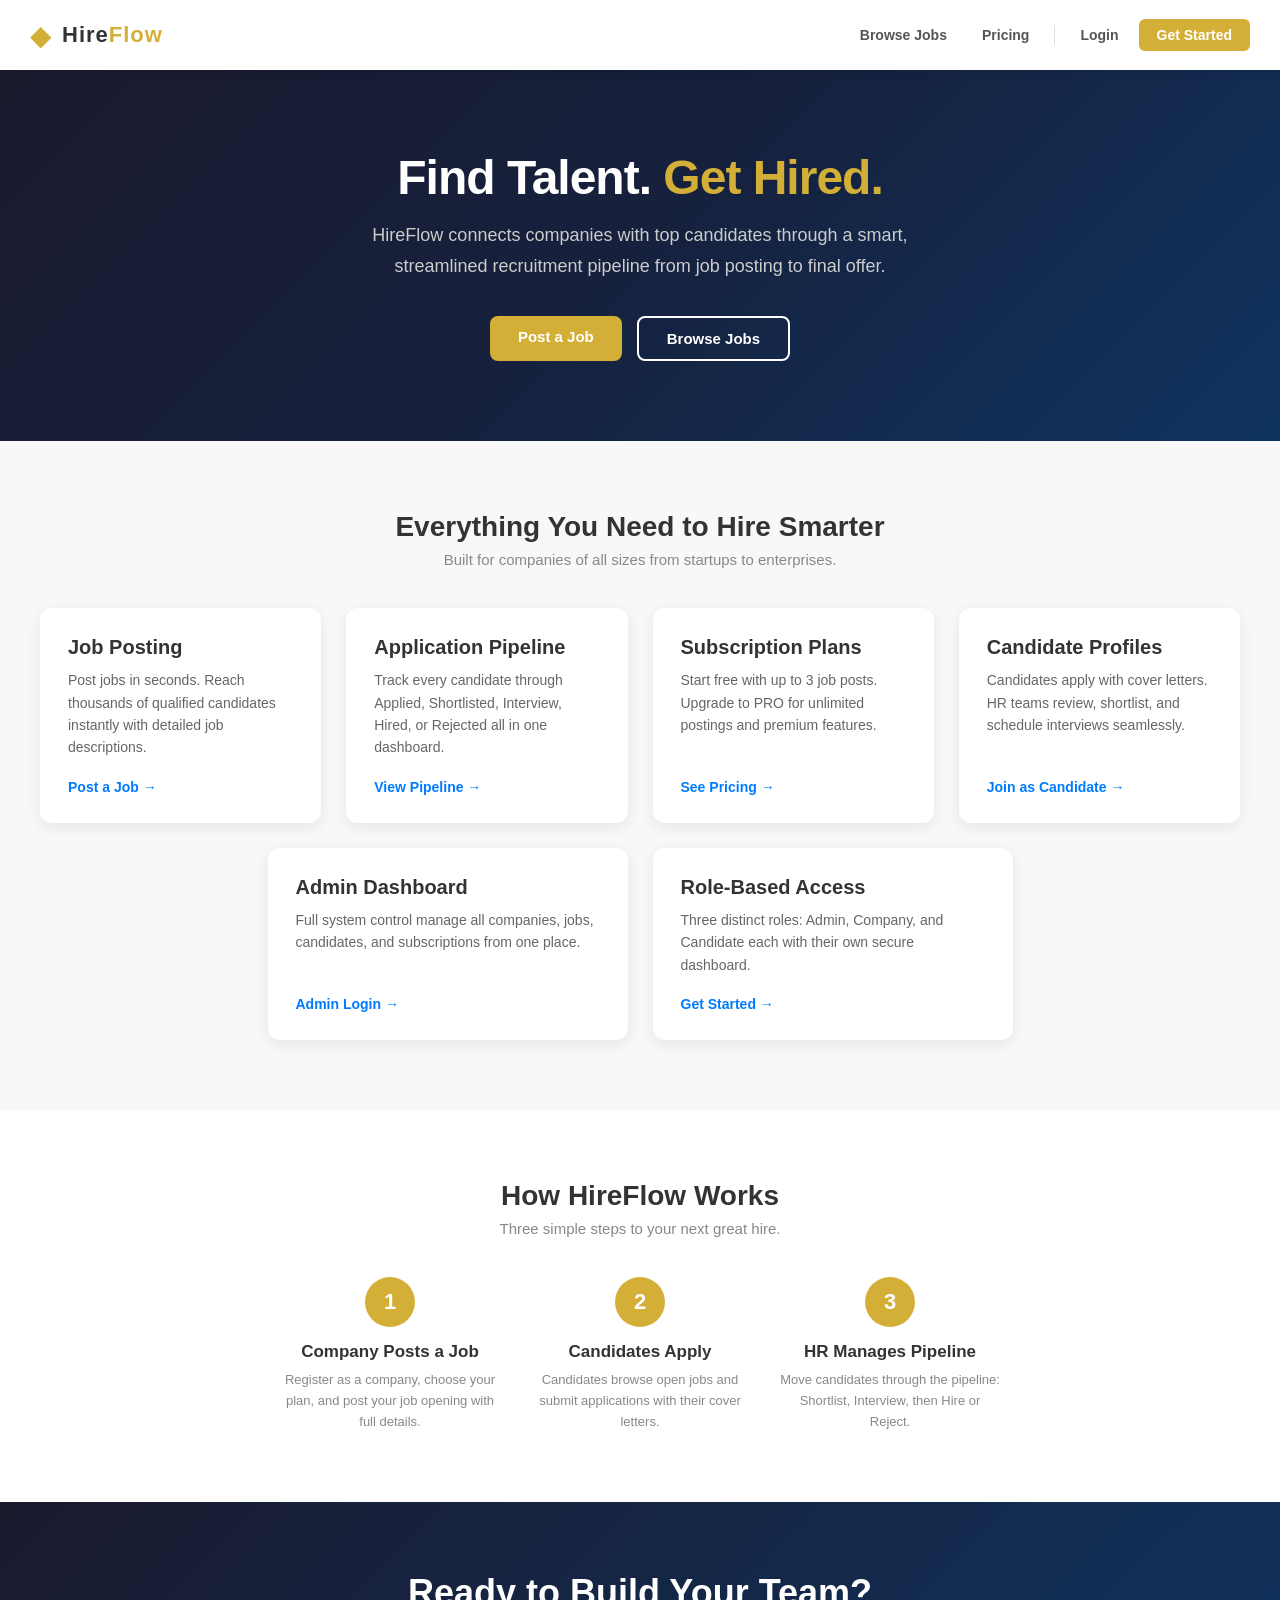
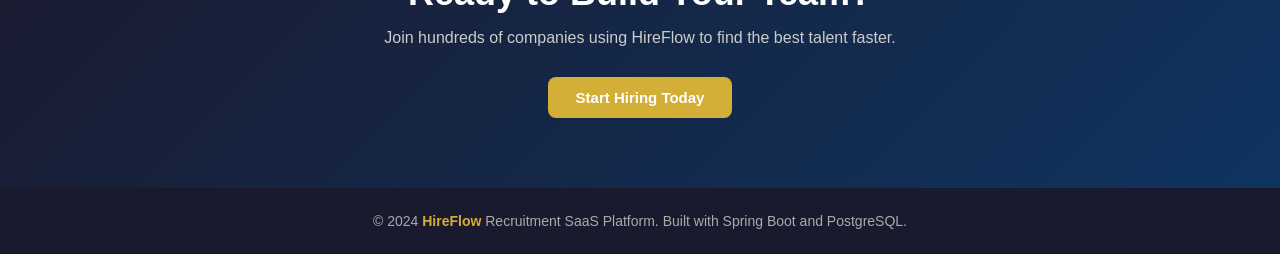
<file: frontend/index.html>
<!DOCTYPE html>
<html lang="en">
<head>
    <meta charset="UTF-8">
    <meta name="viewport" content="width=device-width, initial-scale=1.0">
    <title>HireFlow - Recruitment SaaS Platform</title>
    <link rel="stylesheet" href="css/style.css">
    <style>
        .features-section { padding: 70px 40px; background-color: #f8f8f8; }
        .how-it-works { padding: 70px 40px; background-color: #fff; }
        .how-steps { display: flex; gap: 30px; flex-wrap: wrap; justify-content: center; margin-top: 40px; }
        .step { text-align: center; max-width: 220px; }
        .step-number { width: 50px; height: 50px; background-color: #d4af37; color: #fff; border-radius: 50%; display: flex; align-items: center; justify-content: center; font-size: 22px; font-weight: 800; margin: 0 auto 15px; }
        .step h4 { font-size: 17px; color: #333; margin-bottom: 8px; }
        .step p { font-size: 13px; color: #888; line-height: 1.6; }
        .cta-section { background: linear-gradient(135deg, #1a1a2e, #0f3460); padding: 70px 40px; text-align: center; color: #fff; }
        .cta-section h2 { font-size: 36px; font-weight: 800; margin-bottom: 15px; }
        .cta-section p { font-size: 16px; color: #ccc; margin-bottom: 30px; }
    </style>
</head>
<body>
    <header class="main-header">
        <a href="index.html" class="navbar-brand">
            <span class="brand-icon">&#9670;</span>
            <span class="brand-name">Hire<span>Flow</span></span>
        </a>
        <nav class="navbar-links">
            <a href="pages/jobs.html" class="nav-item">Browse Jobs</a>
            <a href="pages/pricing.html" class="nav-item">Pricing</a>
            <div class="nav-separator"></div>
            <a href="pages/login.html" class="nav-item">Login</a>
            <a href="pages/register.html" class="nav-item btn-nav-primary">Get Started</a>
        </nav>
    </header>
    <section class="hero">
        <h1>Find Talent. <span>Get Hired.</span></h1>
        <p>HireFlow connects companies with top candidates through a smart, streamlined recruitment pipeline from job posting to final offer.</p>
        <div class="hero-buttons">
            <a href="pages/register.html?role=COMPANY" class="btn btn-primary">Post a Job</a>
            <a href="pages/jobs.html" class="btn btn-secondary">Browse Jobs</a>
        </div>
    </section>
    <section class="features-section">
        <div style="text-align:center; margin-bottom: 40px;">
            <h2 class="section-title">Everything You Need to Hire Smarter</h2>
            <p class="section-subtitle">Built for companies of all sizes from startups to enterprises.</p>
        </div>
        <div class="cards-grid" style="justify-content: center;">
            <div class="card">
                <h3>Job Posting</h3>
                <p>Post jobs in seconds. Reach thousands of qualified candidates instantly with detailed job descriptions.</p>
                <a href="pages/register.html?role=COMPANY" class="card-link">Post a Job &rarr;</a>
            </div>
            <div class="card">
                <h3>Application Pipeline</h3>
                <p>Track every candidate through Applied, Shortlisted, Interview, Hired, or Rejected all in one dashboard.</p>
                <a href="pages/login.html" class="card-link">View Pipeline &rarr;</a>
            </div>
            <div class="card">
                <h3>Subscription Plans</h3>
                <p>Start free with up to 3 job posts. Upgrade to PRO for unlimited postings and premium features.</p>
                <a href="pages/pricing.html" class="card-link">See Pricing &rarr;</a>
            </div>
            <div class="card">
                <h3>Candidate Profiles</h3>
                <p>Candidates apply with cover letters. HR teams review, shortlist, and schedule interviews seamlessly.</p>
                <a href="pages/register.html?role=CANDIDATE" class="card-link">Join as Candidate &rarr;</a>
            </div>
            <div class="card">
                <h3>Admin Dashboard</h3>
                <p>Full system control manage all companies, jobs, candidates, and subscriptions from one place.</p>
                <a href="pages/login.html" class="card-link">Admin Login &rarr;</a>
            </div>
            <div class="card">
                <h3>Role-Based Access</h3>
                <p>Three distinct roles: Admin, Company, and Candidate each with their own secure dashboard.</p>
                <a href="pages/register.html" class="card-link">Get Started &rarr;</a>
            </div>
        </div>
    </section>
    <section class="how-it-works">
        <div style="text-align:center;">
            <h2 class="section-title">How HireFlow Works</h2>
            <p class="section-subtitle">Three simple steps to your next great hire.</p>
        </div>
        <div class="how-steps">
            <div class="step">
                <div class="step-number">1</div>
                <h4>Company Posts a Job</h4>
                <p>Register as a company, choose your plan, and post your job opening with full details.</p>
            </div>
            <div class="step">
                <div class="step-number">2</div>
                <h4>Candidates Apply</h4>
                <p>Candidates browse open jobs and submit applications with their cover letters.</p>
            </div>
            <div class="step">
                <div class="step-number">3</div>
                <h4>HR Manages Pipeline</h4>
                <p>Move candidates through the pipeline: Shortlist, Interview, then Hire or Reject.</p>
            </div>
        </div>
    </section>
    <section class="cta-section">
        <h2>Ready to Build Your Team?</h2>
        <p>Join hundreds of companies using HireFlow to find the best talent faster.</p>
        <a href="pages/register.html?role=COMPANY" class="btn btn-primary">Start Hiring Today</a>
    </section>
    <footer>
        <p>&copy; 2024 <span>HireFlow</span> Recruitment SaaS Platform. Built with Spring Boot and PostgreSQL.</p>
    </footer>
</body>
</html>
</file>
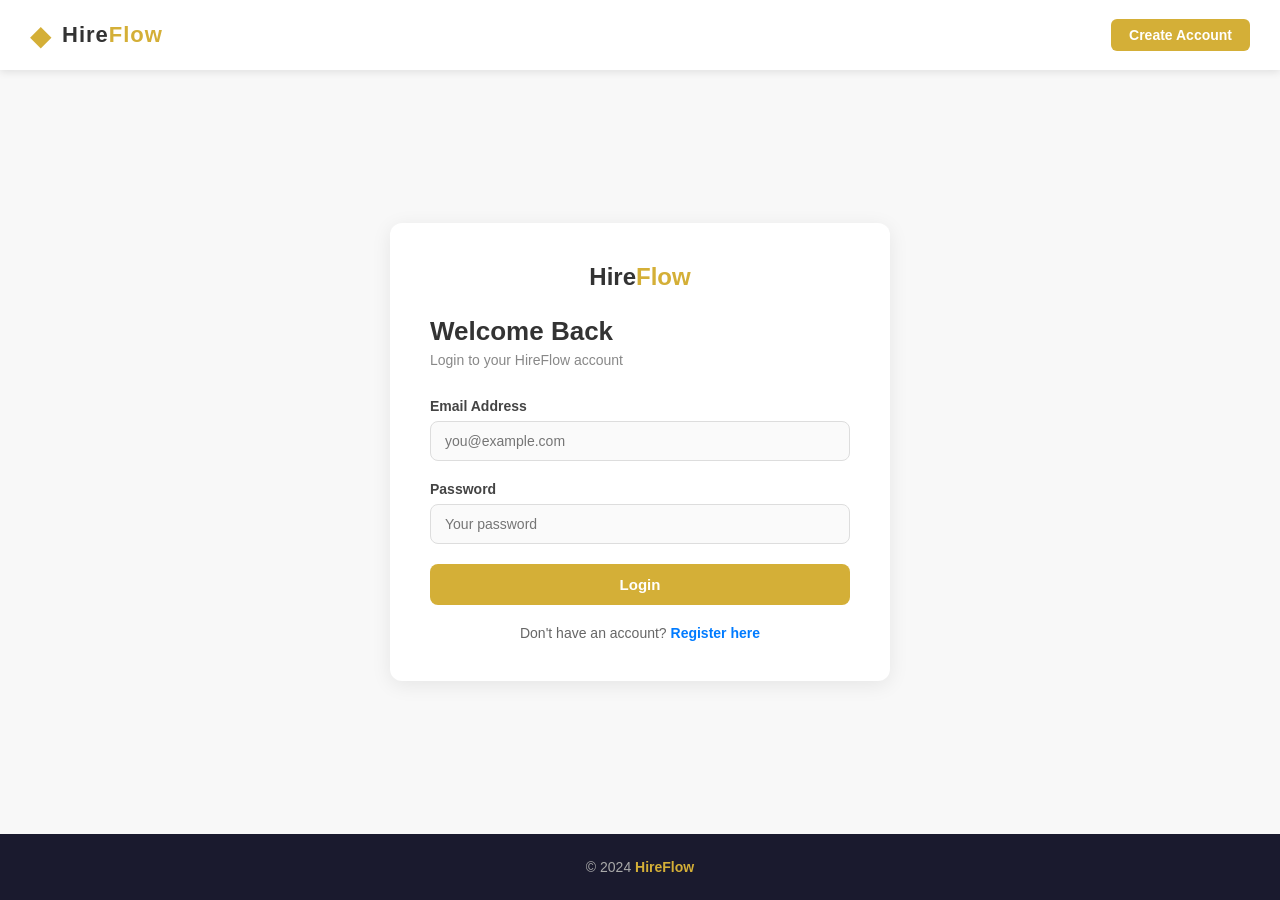
<file: frontend/pages/admin-dashboard.html>
<!DOCTYPE html>
<html lang="en">
<head>
    <meta charset="UTF-8">
    <meta name="viewport" content="width=device-width, initial-scale=1.0">
    <title>Admin Dashboard - HireFlow</title>
    <link rel="stylesheet" href="../css/style.css">
    <style>
        .dashboard-header { padding: 25px 40px; background: #1a1a2e; color: #fff; display: flex; justify-content: space-between; align-items: center; }
        .user-info { display: flex; align-items: center; gap: 15px; }
        .user-avatar { width: 40px; height: 40px; border-radius: 50%; background: #d4af37; display: flex; align-items: center; justify-content: center; font-weight: 700; }
        .logout-btn { background: #dc3545; color: #fff; border: none; padding: 8px 16px; border-radius: 6px; cursor: pointer; font-weight: 600; }
    </style>
</head>
<body>
    <header class="main-header">
        <a href="../index.html" class="navbar-brand">
            <span class="brand-icon">&#9670;</span>
            <span class="brand-name">Hire<span>Flow</span></span>
        </a>
    </header>
    <div class="dashboard-header">
        <h1>Admin Dashboard</h1>
        <div class="user-info">
            <div class="user-avatar">A</div>
            <div>
                <div style="font-weight: 600;">Admin</div>
                <div style="font-size: 12px; color: #ccc;">System Administrator</div>
            </div>
            <button class="logout-btn" onclick="logout()">Logout</button>
        </div>
    </div>
    <div class="dashboard-layout">
        <aside class="sidebar">
            <ul class="sidebar-menu">
                <li><a href="#" class="active" onclick="showSection('overview')">Overview</a></li>
                <li><a href="#" onclick="showSection('companies')">Companies</a></li>
                <li><a href="#" onclick="showSection('candidates')">Candidates</a></li>
                <li><a href="#" onclick="showSection('jobs')">All Jobs</a></li>
                <li><a href="#" onclick="showSection('applications')">Applications</a></li>
                <li><a href="#" onclick="showSection('subscriptions')">Subscriptions</a></li>
            </ul>
        </aside>
        <main class="main-content">
            <div id="alertBox" class="alert"></div>
            <section id="overview" class="section-content">
                <h2 class="section-title">System Overview</h2>
                <div class="stats-row">
                    <div class="stat-card">
                        <div class="stat-number" id="totalUsers">0</div>
                        <div class="stat-label">Total Users</div>
                    </div>
                    <div class="stat-card">
                        <div class="stat-number" id="totalCompanies">0</div>
                        <div class="stat-label">Companies</div>
                    </div>
                    <div class="stat-card">
                        <div class="stat-number" id="totalCandidates">0</div>
                        <div class="stat-label">Candidates</div>
                    </div>
                    <div class="stat-card">
                        <div class="stat-number" id="totalJobs">0</div>
                        <div class="stat-label">Job Postings</div>
                    </div>
                    <div class="stat-card">
                        <div class="stat-number" id="totalApplications">0</div>
                        <div class="stat-label">Applications</div>
                    </div>
                </div>
            </section>
            <section id="companies" class="section-content" style="display:none;">
                <h2 class="section-title">All Companies</h2>
                <div id="companiesList" style="margin-top: 30px;"></div>
            </section>
            <section id="candidates" class="section-content" style="display:none;">
                <h2 class="section-title">All Candidates</h2>
                <div id="candidatesList" style="margin-top: 30px;"></div>
            </section>
            <section id="jobs" class="section-content" style="display:none;">
                <h2 class="section-title">All Job Postings</h2>
                <div id="jobsList" style="margin-top: 30px;"></div>
            </section>
            <section id="applications" class="section-content" style="display:none;">
                <h2 class="section-title">All Applications</h2>
                <div id="applicationsList" style="margin-top: 30px;"></div>
            </section>
            <section id="subscriptions" class="section-content" style="display:none;">
                <h2 class="section-title">Subscription Management</h2>
                <div id="subscriptionsList" style="margin-top: 30px;"></div>
            </section>
        </main>
    </div>
    <footer>
        <p>&copy; 2024 <span>HireFlow</span> Recruitment SaaS Platform. Built with Spring Boot and PostgreSQL.</p>
    </footer>
    <script src="../js/api.js"></script>
    <script>
        function init() {
            const user = getSession();
            if (!user || user.role !== "ADMIN") { window.location.href = "login.html"; }
            loadOverview();
        }
        function showSection(section) {
            document.querySelectorAll(".section-content").forEach(el => el.style.display = "none");
            document.getElementById(section).style.display = "block";
            document.querySelectorAll(".sidebar-menu a").forEach(el => el.classList.remove("active"));
            event.target.closest("a").classList.add("active");
            if (section === "companies") loadCompanies();
            else if (section === "candidates") loadCandidates();
            else if (section === "jobs") loadJobs();
            else if (section === "applications") loadApplications();
            else if (section === "subscriptions") loadSubscriptions();
        }
        async function loadOverview() {
            try {
                const users = await getAllUsers();
                const companies = await getAllCompanies();
                const candidates = await getAllCandidates();
                const jobs = await getAllJobs();
                const apps = await getAllApplications();
                document.getElementById("totalUsers").textContent = users.length;
                document.getElementById("totalCompanies").textContent = companies.length;
                document.getElementById("totalCandidates").textContent = candidates.length;
                document.getElementById("totalJobs").textContent = jobs.length;
                document.getElementById("totalApplications").textContent = apps.length;
            } catch (error) {}
        }
        async function loadCompanies() {
            try {
                const companies = await getAllCompanies();
                const container = document.getElementById("companiesList");
                if (!companies || companies.length === 0) { container.innerHTML = '<p>No companies registered.</p>'; return; }
                let html = '<div class="table-container"><table><thead><tr><th>Name</th><th>Email</th><th>Company</th><th>Action</th></tr></thead><tbody>';
                companies.forEach(c => { html += `<tr><td>${c.name}</td><td>${c.email}</td><td>${c.companyName || '-'}</td><td><button class="btn btn-danger btn-sm" onclick="handleDeleteUser(${c.id})">Delete</button></td></tr>`; });
                html += '</tbody></table></div>';
                container.innerHTML = html;
            } catch (error) {}
        }
        async function loadCandidates() {
            try {
                const candidates = await getAllCandidates();
                const container = document.getElementById("candidatesList");
                if (!candidates || candidates.length === 0) { container.innerHTML = '<p>No candidates registered.</p>'; return; }
                let html = '<div class="table-container"><table><thead><tr><th>Name</th><th>Email</th><th>Action</th></tr></thead><tbody>';
                candidates.forEach(c => { html += `<tr><td>${c.name}</td><td>${c.email}</td><td><button class="btn btn-danger btn-sm" onclick="handleDeleteUser(${c.id})">Delete</button></td></tr>`; });
                html += '</tbody></table></div>';
                container.innerHTML = html;
            } catch (error) {}
        }
        async function loadJobs() {
            try {
                const jobs = await getAllJobs();
                const container = document.getElementById("jobsList");
                if (!jobs || jobs.length === 0) { container.innerHTML = '<p>No jobs posted.</p>'; return; }
                let html = '<div class="table-container"><table><thead><tr><th>Title</th><th>Company</th><th>Status</th><th>Posted</th></tr></thead><tbody>';
                jobs.forEach(j => { html += `<tr><td>${j.title}</td><td>${j.company.companyName}</td><td>${j.status}</td><td>${new Date(j.postedAt).toLocaleDateString()}</td></tr>`; });
                html += '</tbody></table></div>';
                container.innerHTML = html;
            } catch (error) {}
        }
        async function loadApplications() {
            try {
                const apps = await getAllApplications();
                const container = document.getElementById("applicationsList");
                if (!apps || apps.length === 0) { container.innerHTML = '<p>No applications.</p>'; return; }
                let html = '<div class="table-container"><table><thead><tr><th>Candidate</th><th>Job</th><th>Status</th><th>Applied</th></tr></thead><tbody>';
                apps.forEach(a => {
                    const statusClass = `status-${a.status.toLowerCase()}`;
                    html += `<tr><td>${a.candidate.name}</td><td>${a.job.title}</td><td><span class="${statusClass}">${a.status}</span></td><td>${new Date(a.appliedAt).toLocaleDateString()}</td></tr>`;
                });
                html += '</tbody></table></div>';
                container.innerHTML = html;
            } catch (error) {}
        }
        async function loadSubscriptions() {
            try {
                const subs = await getAllSubscriptions();
                const container = document.getElementById("subscriptionsList");
                if (!subs || subs.length === 0) { container.innerHTML = '<p>No subscriptions.</p>'; return; }
                let html = '<div class="table-container"><table><thead><tr><th>Company</th><th>Plan</th><th>Active</th><th>Expires</th></tr></thead><tbody>';
                subs.forEach(s => { html += `<tr><td>${s.company.companyName}</td><td>${s.plan}</td><td>${s.active ? 'Yes' : 'No'}</td><td>${s.endDate || 'N/A'}</td></tr>`; });
                html += '</tbody></table></div>';
                container.innerHTML = html;
            } catch (error) {}
        }
        async function handleDeleteUser(userId) {
            if (confirm("Delete this user?")) {
                try { await deleteUser(userId); loadOverview(); loadCompanies(); loadCandidates(); } catch (error) {}
            }
        }
        function logout() { clearSession(); window.location.href = "login.html"; }
        init();
    </script>
</body>
</html>
</file>
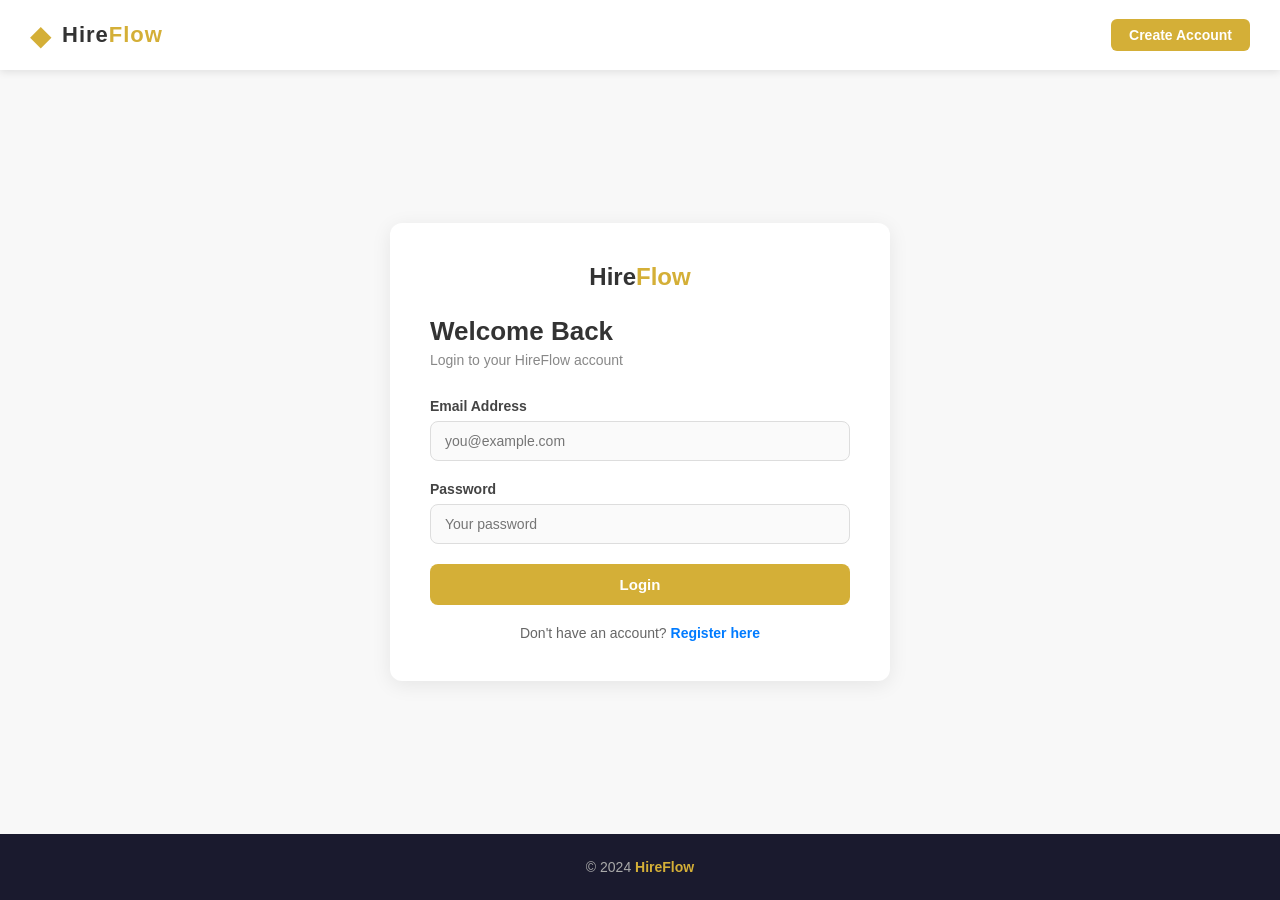
<file: frontend/pages/candidate-dashboard.html>
<!DOCTYPE html>
<html lang="en">
<head>
    <meta charset="UTF-8">
    <meta name="viewport" content="width=device-width, initial-scale=1.0">
    <title>Candidate Dashboard - HireFlow</title>
    <link rel="stylesheet" href="../css/style.css">
    <style>
        .dashboard-header { padding: 25px 40px; background: #1a1a2e; color: #fff; display: flex; justify-content: space-between; align-items: center; }
        .user-info { display: flex; align-items: center; gap: 15px; }
        .user-avatar { width: 40px; height: 40px; border-radius: 50%; background: #d4af37; display: flex; align-items: center; justify-content: center; font-weight: 700; }
        .logout-btn { background: #dc3545; color: #fff; border: none; padding: 8px 16px; border-radius: 6px; cursor: pointer; font-weight: 600; }
    </style>
</head>
<body>
    <header class="main-header">
        <a href="../index.html" class="navbar-brand">
            <span class="brand-icon">&#9670;</span>
            <span class="brand-name">Hire<span>Flow</span></span>
        </a>
    </header>
    <div class="dashboard-header">
        <h1>Candidate Dashboard</h1>
        <div class="user-info">
            <div class="user-avatar" id="userInitial">C</div>
            <div>
                <div id="userName" style="font-weight: 600;">Candidate</div>
                <div style="font-size: 12px; color: #ccc;" id="userEmail">candidate@example.com</div>
            </div>
            <button class="logout-btn" onclick="logout()">Logout</button>
        </div>
    </div>
    <div class="dashboard-layout">
        <aside class="sidebar">
            <ul class="sidebar-menu">
                <li><a href="#" class="active" onclick="showSection('applications')">My Applications</a></li>
                <li><a href="#" onclick="showSection('jobs')">Browse Jobs</a></li>
                <li><a href="#" onclick="showSection('profile')">My Profile</a></li>
            </ul>
        </aside>
        <main class="main-content">
            <div id="alertBox" class="alert"></div>
            <section id="applications" class="section-content">
                <h2 class="section-title">My Applications</h2>
                <p class="section-subtitle">Track all your job applications here</p>
                <div id="applicationsList" style="margin-top: 30px;"></div>
            </section>
            <section id="jobs" class="section-content" style="display:none;">
                <h2 class="section-title">Browse Open Jobs</h2>
                <p class="section-subtitle">Find your next opportunity</p>
                <div id="jobsList" style="margin-top: 30px;"></div>
            </section>
            <section id="profile" class="section-content" style="display:none;">
                <h2 class="section-title">My Profile</h2>
                <div class="card" style="max-width: 500px;">
                    <div class="form-group">
                        <label>Name</label>
                        <input type="text" id="profileName" disabled>
                    </div>
                    <div class="form-group">
                        <label>Email</label>
                        <input type="email" id="profileEmail" disabled>
                    </div>
                    <div class="form-group">
                        <label>Role</label>
                        <input type="text" id="profileRole" disabled>
                    </div>
                </div>
            </section>
        </main>
    </div>
    <footer>
        <p>&copy; 2024 <span>HireFlow</span> Recruitment SaaS Platform. Built with Spring Boot and PostgreSQL.</p>
    </footer>
    <script src="../js/api.js"></script>
    <script>
        let currentUser = null;
        function init() {
            currentUser = redirectIfNotLoggedIn();
            if (currentUser.role !== "CANDIDATE") {
                window.location.href = "login.html";
            }
            document.getElementById("userName").textContent = currentUser.name;
            document.getElementById("userEmail").textContent = currentUser.email;
            document.getElementById("userInitial").textContent = currentUser.name.charAt(0).toUpperCase();
            document.getElementById("profileName").value = currentUser.name;
            document.getElementById("profileEmail").value = currentUser.email;
            document.getElementById("profileRole").value = currentUser.role;
            loadApplications();
        }
        function showSection(section) {
            document.querySelectorAll(".section-content").forEach(el => el.style.display = "none");
            document.getElementById(section).style.display = "block";
            document.querySelectorAll(".sidebar-menu a").forEach(el => el.classList.remove("active"));
            event.target.closest("a").classList.add("active");
            if (section === "jobs") loadJobs();
        }
        async function loadApplications() {
            try {
                const apps = await getApplicationsByCandidate(currentUser.userId);
                const container = document.getElementById("applicationsList");
                if (!apps || apps.length === 0) {
                    container.innerHTML = '<p style="color: #888; text-align: center; padding: 40px;">You have not applied to any jobs yet.</p>';
                    return;
                }
                let html = '<div class="table-container"><table><thead><tr><th>Job Title</th><th>Company</th><th>Status</th><th>Applied Date</th></tr></thead><tbody>';
                apps.forEach(app => {
                    const statusClass = `status-${app.status.toLowerCase()}`;
                    html += `<tr><td>${app.job.title}</td><td>${app.job.company.companyName || 'Company'}</td><td><span class="${statusClass}">${app.status}</span></td><td>${new Date(app.appliedAt).toLocaleDateString()}</td></tr>`;
                });
                html += '</tbody></table></div>';
                container.innerHTML = html;
            } catch (error) {
                document.getElementById("applicationsList").innerHTML = '<p style="color: #888;">Error loading applications.</p>';
            }
        }
        async function loadJobs() {
            try {
                const jobs = await getAllOpenJobs();
                const container = document.getElementById("jobsList");
                if (!jobs || jobs.length === 0) {
                    container.innerHTML = '<p style="color: #888; text-align: center; padding: 40px;">No jobs available.</p>';
                    return;
                }
                let html = '';
                jobs.forEach(job => {
                    html += `<div class="card" style="margin-bottom: 20px;"><h3>${job.title}</h3><p style="color: #d4af37; font-weight: 600; margin-bottom: 10px;">${job.company.companyName || 'Company'}</p><p>${job.description || 'No description'}</p><div style="display: flex; gap: 10px; margin-top: 15px;"><button class="btn btn-blue btn-sm" onclick="applyJob(${job.id})">Apply</button></div></div>`;
                });
                container.innerHTML = html;
            } catch (error) {
                document.getElementById("jobsList").innerHTML = '<p style="color: #888;">Error loading jobs.</p>';
            }
        }
        async function applyJob(jobId) {
            const coverLetter = prompt("Enter your cover letter:");
            if (coverLetter === null) return;
            try {
                const result = await applyForJob(currentUser.userId, jobId, coverLetter);
                if (result.error) {
                    showAlert("alertBox", result.error, "error");
                } else {
                    showAlert("alertBox", "Application submitted successfully!", "success");
                    setTimeout(() => loadApplications(), 1500);
                }
            } catch (error) {
                showAlert("alertBox", "Error submitting application.", "error");
            }
        }
        function logout() {
            clearSession();
            window.location.href = "login.html";
        }
        init();
    </script>
</body>
</html>
</file>
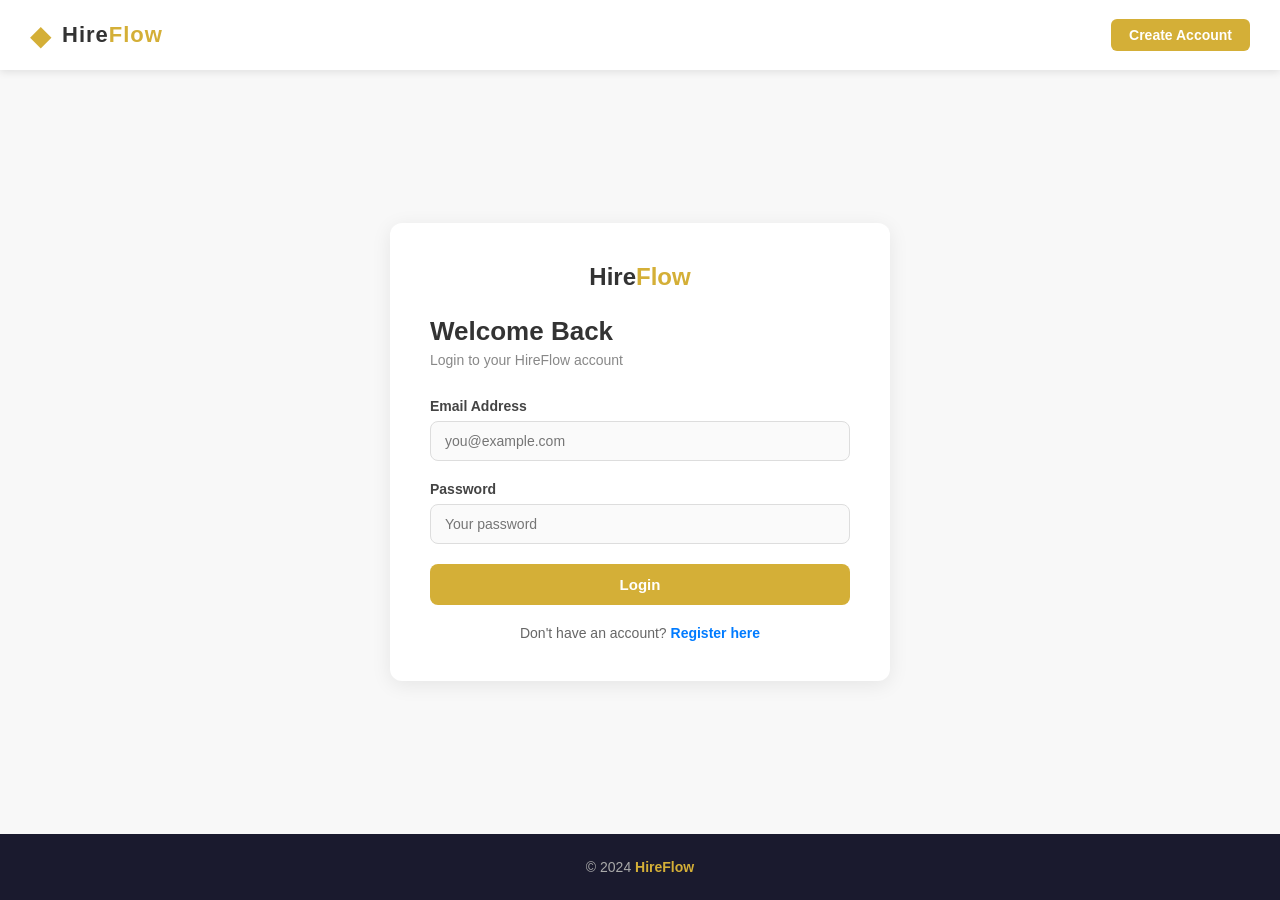
<file: frontend/pages/company-dashboard.html>
<!DOCTYPE html>
<html lang="en">
<head>
    <meta charset="UTF-8">
    <meta name="viewport" content="width=device-width, initial-scale=1.0">
    <title>Company Dashboard - HireFlow</title>
    <link rel="stylesheet" href="../css/style.css">
    <style>
        .dashboard-header { padding: 25px 40px; background: #1a1a2e; color: #fff; display: flex; justify-content: space-between; align-items: center; }
        .user-info { display: flex; align-items: center; gap: 15px; }
        .user-avatar { width: 40px; height: 40px; border-radius: 50%; background: #d4af37; display: flex; align-items: center; justify-content: center; font-weight: 700; }
        .logout-btn { background: #dc3545; color: #fff; border: none; padding: 8px 16px; border-radius: 6px; cursor: pointer; font-weight: 600; }
    </style>
</head>
<body>
    <header class="main-header">
        <a href="../index.html" class="navbar-brand">
            <span class="brand-icon">&#9670;</span>
            <span class="brand-name">Hire<span>Flow</span></span>
        </a>
    </header>
    <div class="dashboard-header">
        <h1>Company Dashboard</h1>
        <div class="user-info">
            <div class="user-avatar" id="userInitial">C</div>
            <div>
                <div id="userName" style="font-weight: 600;">Company</div>
                <div style="font-size: 12px; color: #ccc;" id="userEmail">company@example.com</div>
            </div>
            <button class="logout-btn" onclick="logout()">Logout</button>
        </div>
    </div>
    <div class="dashboard-layout">
        <aside class="sidebar">
            <ul class="sidebar-menu">
                <li><a href="#" class="active" onclick="showSection('jobs')">My Jobs</a></li>
                <li><a href="#" onclick="showSection('post-job')">Post New Job</a></li>
                <li><a href="#" onclick="showSection('applications')">Applications</a></li>
                <li><a href="#" onclick="showSection('subscription')">Subscription</a></li>
            </ul>
        </aside>
        <main class="main-content">
            <div id="alertBox" class="alert"></div>
            <section id="jobs" class="section-content">
                <h2 class="section-title">My Job Postings</h2>
                <p class="section-subtitle">Manage all your open job positions</p>
                <div id="jobsList" style="margin-top: 30px;"></div>
            </section>
            <section id="post-job" class="section-content" style="display:none;">
                <h2 class="section-title">Post a New Job</h2>
                <div class="form-container" style="max-width: 600px;">
                    <div class="form-group">
                        <label for="jobTitle">Job Title</label>
                        <input type="text" id="jobTitle" placeholder="e.g., Senior Developer">
                    </div>
                    <div class="form-group">
                        <label for="jobLocation">Location</label>
                        <input type="text" id="jobLocation" placeholder="e.g., New York, NY">
                    </div>
                    <div class="form-group">
                        <label for="jobSalary">Salary Range</label>
                        <input type="text" id="jobSalary" placeholder="e.g., $80k - $120k">
                    </div>
                    <div class="form-group">
                        <label for="jobDescription">Job Description</label>
                        <textarea id="jobDescription" placeholder="Describe the role..."></textarea>
                    </div>
                    <button class="btn btn-primary" style="width:100%;" onclick="postNewJob()">Post Job</button>
                </div>
            </section>
            <section id="applications" class="section-content" style="display:none;">
                <h2 class="section-title">Applications</h2>
                <p class="section-subtitle">Review and manage candidate applications</p>
                <div id="applicationsList" style="margin-top: 30px;"></div>
            </section>
            <section id="subscription" class="section-content" style="display:none;">
                <h2 class="section-title">Your Subscription</h2>
                <div class="card" style="max-width: 500px;">
                    <div style="margin-bottom: 20px;">
                        <p style="color: #888; font-size: 14px;">Current Plan</p>
                        <h3 id="planName" style="font-size: 24px; color: #d4af37;">FREE</h3>
                    </div>
                    <div style="margin-bottom: 20px;">
                        <p style="color: #888; font-size: 14px;">Jobs Posted</p>
                        <p id="jobsCount" style="font-size: 18px; font-weight: 600;">0 / 3</p>
                    </div>
                    <div style="margin-bottom: 20px;">
                        <p style="color: #888; font-size: 14px;">Expires</p>
                        <p id="expiryDate" style="font-size: 16px;">-</p>
                    </div>
                    <button class="btn btn-primary" style="width:100%;" onclick="upgradePlan()">Upgrade to PRO</button>
                </div>
            </section>
        </main>
    </div>
    <footer>
        <p>&copy; 2024 <span>HireFlow</span> Recruitment SaaS Platform. Built with Spring Boot and PostgreSQL.</p>
    </footer>
    <script src="../js/api.js"></script>
    <script>
        let currentUser = null;
        function init() {
            currentUser = redirectIfNotLoggedIn();
            if (currentUser.role !== "COMPANY") {
                window.location.href = "login.html";
            }
            document.getElementById("userName").textContent = currentUser.name;
            document.getElementById("userEmail").textContent = currentUser.email;
            document.getElementById("userInitial").textContent = currentUser.name.charAt(0).toUpperCase();
            loadJobs();
            loadSubscription();
        }
        function showSection(section) {
            document.querySelectorAll(".section-content").forEach(el => el.style.display = "none");
            document.getElementById(section).style.display = "block";
            document.querySelectorAll(".sidebar-menu a").forEach(el => el.classList.remove("active"));
            event.target.closest("a").classList.add("active");
            if (section === "applications") loadApplications();
        }
        async function loadJobs() {
            try {
                const jobs = await getJobsByCompany(currentUser.userId);
                const container = document.getElementById("jobsList");
                if (!jobs || jobs.length === 0) {
                    container.innerHTML = '<p style="color: #888; text-align: center; padding: 40px;">No jobs posted yet.</p>';
                    return;
                }
                let html = '';
                jobs.forEach(job => {
                    html += `<div class="card" style="margin-bottom: 20px;"><h3>${job.title}</h3><p style="color: #888; font-size: 14px;">Location: ${job.location || 'TBD'} | Salary: ${job.salary || 'TBD'}</p><p>${job.description || 'No description'}</p><div style="display: flex; gap: 10px; margin-top: 15px;"><button class="btn btn-blue btn-sm" onclick="viewApplications(${job.id})">View Applications</button><button class="btn btn-danger btn-sm" onclick="handleCloseJob(${job.id})">Close Job</button></div></div>`;
                });
                container.innerHTML = html;
            } catch (error) {
                document.getElementById("jobsList").innerHTML = '<p style="color: #888;">Error loading jobs.</p>';
            }
        }
        async function postNewJob() {
            const title = document.getElementById("jobTitle").value.trim();
            const location = document.getElementById("jobLocation").value.trim();
            const salary = document.getElementById("jobSalary").value.trim();
            const description = document.getElementById("jobDescription").value.trim();
            if (!title || !description) {
                showAlert("alertBox", "Please fill in all required fields.", "error");
                return;
            }
            try {
                const result = await postJob(currentUser.userId, title, description, location, salary);
                if (result.error) {
                    showAlert("alertBox", result.error, "error");
                } else {
                    showAlert("alertBox", "Job posted successfully!", "success");
                    document.getElementById("jobTitle").value = "";
                    document.getElementById("jobLocation").value = "";
                    document.getElementById("jobSalary").value = "";
                    document.getElementById("jobDescription").value = "";
                    setTimeout(() => { loadJobs(); showSection("jobs"); }, 1500);
                }
            } catch (error) {
                showAlert("alertBox", "Error posting job.", "error");
            }
        }
        async function loadApplications() {
            try {
                const jobs = await getJobsByCompany(currentUser.userId);
                const container = document.getElementById("applicationsList");
                if (!jobs || jobs.length === 0) {
                    container.innerHTML = '<p style="color: #888;">No jobs posted yet.</p>';
                    return;
                }
                let html = '<div class="table-container"><table><thead><tr><th>Job</th><th>Candidate</th><th>Status</th><th>Applied</th><th>Action</th></tr></thead><tbody>';
                let hasApps = false;
                for (const job of jobs) {
                    const apps = await getApplicationsByJob(job.id);
                    if (apps && apps.length > 0) {
                        hasApps = true;
                        apps.forEach(app => {
                            const statusClass = `status-${app.status.toLowerCase()}`;
                            html += `<tr><td>${job.title}</td><td>${app.candidate.name}</td><td><span class="${statusClass}">${app.status}</span></td><td>${new Date(app.appliedAt).toLocaleDateString()}</td><td><button class="btn btn-blue btn-sm" onclick="updateAppStatus(${app.id})">Update</button></td></tr>`;
                        });
                    }
                }
                html += '</tbody></table></div>';
                container.innerHTML = hasApps ? html : '<p style="color: #888;">No applications yet.</p>';
            } catch (error) {
                document.getElementById("applicationsList").innerHTML = '<p style="color: #888;">Error loading applications.</p>';
            }
        }
        async function loadSubscription() {
            try {
                const sub = await getSubscription(currentUser.userId);
                const jobs = await getJobsByCompany(currentUser.userId);
                if (sub) {
                    document.getElementById("planName").textContent = sub.plan;
                    document.getElementById("jobsCount").textContent = `${jobs.length} / ${sub.plan === 'PRO' ? 'Unlimited' : '3'}`;
                    document.getElementById("expiryDate").textContent = sub.endDate || 'N/A';
                }
            } catch (error) {}
        }
        async function handleCloseJob(jobId) {
            if (confirm("Are you sure you want to close this job?")) {
                try {
                    await closeJob(jobId);
                    showAlert("alertBox", "Job closed successfully.", "success");
                    loadJobs();
                } catch (error) {
                    showAlert("alertBox", "Error closing job.", "error");
                }
            }
        }
        function viewApplications(jobId) { showSection("applications"); }
        function updateAppStatus(appId) {
            const newStatus = prompt("Enter status (APPLIED, SHORTLISTED, INTERVIEW, HIRED, REJECTED):");
            if (newStatus) {
                updateApplicationStatus(appId, newStatus.toUpperCase()).then(() => { loadApplications(); });
            }
        }
        async function upgradePlan() {
            if (confirm("Upgrade to PRO plan for unlimited job postings?")) {
                try {
                    await upgradeToPro(currentUser.userId);
                    showAlert("alertBox", "Upgraded to PRO successfully!", "success");
                    loadSubscription();
                } catch (error) {
                    showAlert("alertBox", "Error upgrading plan.", "error");
                }
            }
        }
        function logout() { clearSession(); window.location.href = "login.html"; }
        init();
    </script>
</body>
</html>
</file>
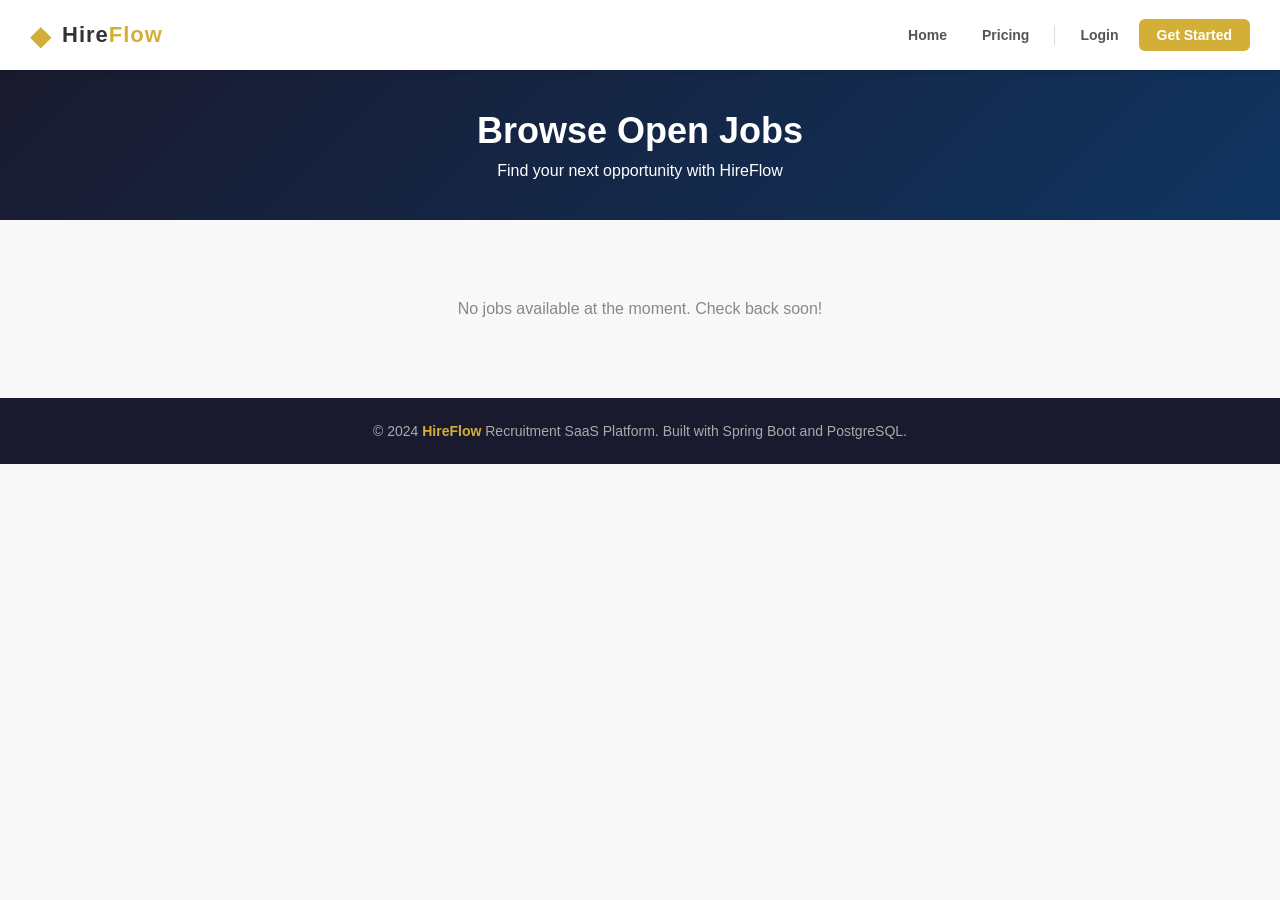
<file: frontend/pages/jobs.html>
<!DOCTYPE html>
<html lang="en">
<head>
    <meta charset="UTF-8">
    <meta name="viewport" content="width=device-width, initial-scale=1.0">
    <title>Browse Jobs - HireFlow</title>
    <link rel="stylesheet" href="../css/style.css">
    <style>
        .jobs-header { padding: 40px; background: linear-gradient(135deg, #1a1a2e, #0f3460); color: #fff; text-align: center; }
        .jobs-header h1 { font-size: 36px; margin-bottom: 10px; }
        .jobs-container { padding: 40px; max-width: 900px; margin: 0 auto; }
        .job-card { background: #fff; border-radius: 12px; padding: 25px; margin-bottom: 20px; box-shadow: 0 4px 15px rgba(0,0,0,0.08); border-left: 4px solid #d4af37; transition: all 0.2s; }
        .job-card:hover { box-shadow: 0 8px 25px rgba(0,0,0,0.12); transform: translateY(-2px); }
        .job-title { font-size: 20px; font-weight: 700; color: #333; margin-bottom: 8px; }
        .job-company { color: #d4af37; font-weight: 600; font-size: 14px; }
        .job-meta { display: flex; gap: 20px; margin: 12px 0; font-size: 13px; color: #888; }
        .job-desc { color: #555; line-height: 1.6; margin: 15px 0; }
        .job-footer { display: flex; gap: 10px; }
        .btn-apply { background: #007bff; color: #fff; padding: 8px 16px; border: none; border-radius: 6px; cursor: pointer; font-weight: 600; }
    </style>
</head>
<body>
    <header class="main-header">
        <a href="../index.html" class="navbar-brand">
            <span class="brand-icon">&#9670;</span>
            <span class="brand-name">Hire<span>Flow</span></span>
        </a>
        <nav class="navbar-links">
            <a href="../index.html" class="nav-item">Home</a>
            <a href="pricing.html" class="nav-item">Pricing</a>
            <div class="nav-separator"></div>
            <a href="login.html" class="nav-item">Login</a>
            <a href="register.html" class="nav-item btn-nav-primary">Get Started</a>
        </nav>
    </header>
    <div class="jobs-header">
        <h1>Browse Open Jobs</h1>
        <p>Find your next opportunity with HireFlow</p>
    </div>
    <div class="jobs-container">
        <div id="alertBox" class="alert"></div>
        <div id="jobsList" style="text-align: center; padding: 40px; color: #888;">Loading jobs...</div>
    </div>
    <footer>
        <p>&copy; 2024 <span>HireFlow</span> Recruitment SaaS Platform. Built with Spring Boot and PostgreSQL.</p>
    </footer>
    <script src="../js/api.js"></script>
    <script>
        async function loadJobs() {
            try {
                const jobs = await getAllOpenJobs();
                const container = document.getElementById("jobsList");
                if (!jobs || jobs.length === 0) {
                    container.innerHTML = '<div class="no-jobs"><p>No jobs available at the moment. Check back soon!</p></div>';
                    return;
                }
                let html = '';
                jobs.forEach(job => {
                    html += `<div class="job-card"><div class="job-title">${job.title}</div><div class="job-company">${job.company.companyName || 'Company'}</div><div class="job-meta"><span>Location: ${job.location || 'TBD'}</span><span>Salary: ${job.salary || 'TBD'}</span></div><div class="job-desc">${job.description || 'No description'}</div><div class="job-footer"><button class="btn-apply" onclick="handleApply(${job.id})">Apply Now</button></div></div>`;
                });
                container.innerHTML = html;
            } catch (error) {
                document.getElementById("jobsList").innerHTML = '<p>Error loading jobs.</p>';
            }
        }
        function handleApply(jobId) {
            const user = getSession();
            if (!user) { window.location.href = "login.html"; return; }
            if (user.role !== "CANDIDATE") { showAlert("alertBox", "Only candidates can apply.", "error"); return; }
            const coverLetter = prompt("Enter your cover letter:");
            if (coverLetter) {
                applyForJob(user.userId, jobId, coverLetter).then(res => {
                    if (res.error) showAlert("alertBox", res.error, "error");
                    else showAlert("alertBox", "Applied successfully!", "success");
                });
            }
        }
        loadJobs();
    </script>
</body>
</html>
</file>
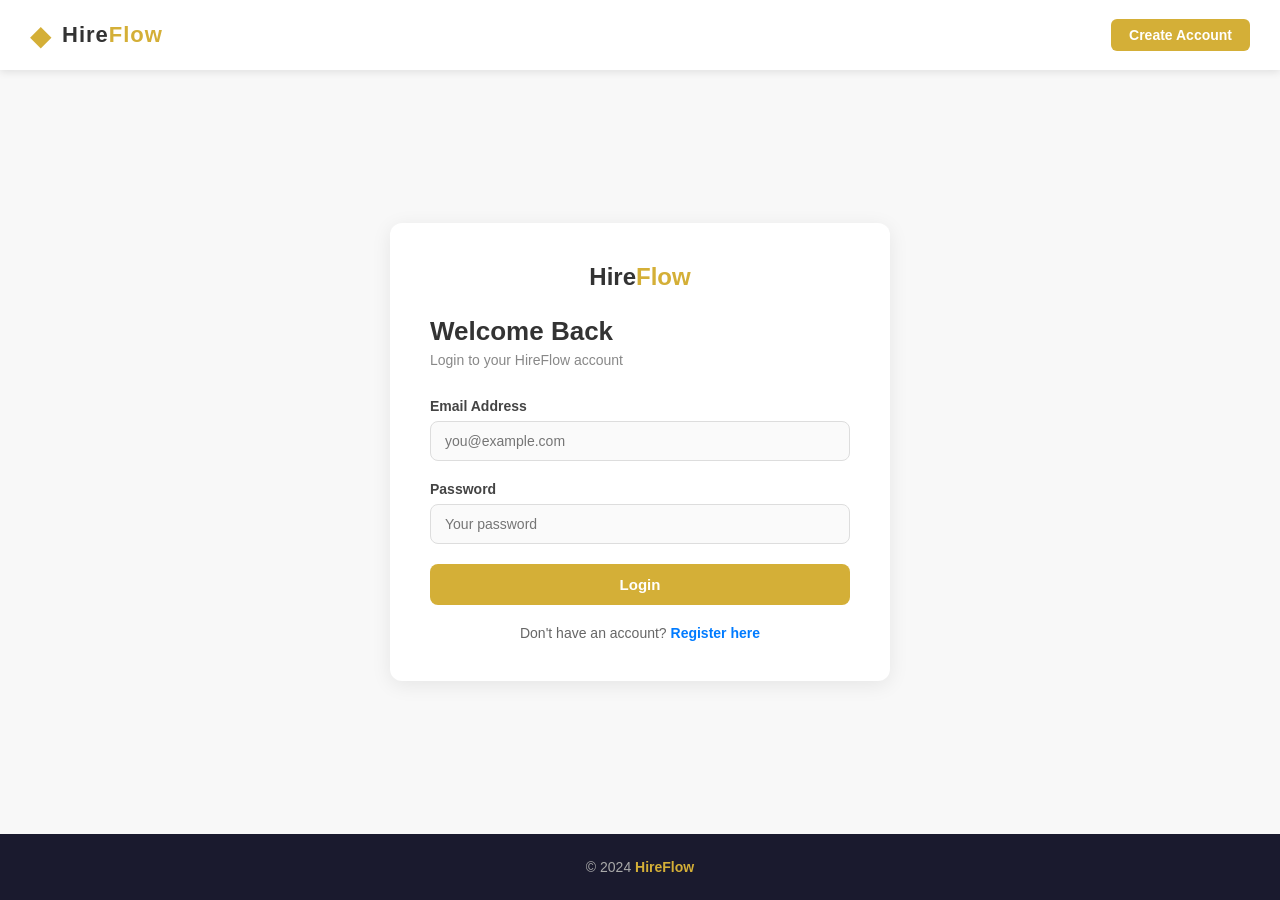
<file: frontend/pages/login.html>
<!DOCTYPE html>
<html lang="en">
<head>
    <meta charset="UTF-8">
    <meta name="viewport" content="width=device-width, initial-scale=1.0">
    <title>Login - HireFlow</title>
    <link rel="stylesheet" href="../css/style.css">
    <style>
        body { display: flex; flex-direction: column; min-height: 100vh; }
        .page-center { flex: 1; display: flex; align-items: center; justify-content: center; padding: 40px 20px; }
        .form-container { width: 100%; }
        .logo-link { text-align: center; margin-bottom: 25px; }
        .logo-link a { text-decoration: none; font-size: 24px; font-weight: 800; color: #333; }
        .logo-link a span { color: #d4af37; }
    </style>
</head>
<body>

    <header class="main-header">
        <a href="../index.html" class="navbar-brand">
            <span class="brand-icon">&#9670;</span>
            <span class="brand-name">Hire<span>Flow</span></span>
        </a>
        <nav class="navbar-links">
            <a href="../pages/register.html" class="nav-item btn-nav-primary">Create Account</a>
        </nav>
    </header>

    <div class="page-center">
        <div class="form-container">
            <div class="logo-link"><a href="../index.html">Hire<span>Flow</span></a></div>
            <h2>Welcome Back</h2>
            <p class="form-subtitle">Login to your HireFlow account</p>

            <div id="alertBox" class="alert"></div>

            <div class="form-group">
                <label for="email">Email Address</label>
                <input type="email" id="email" placeholder="you@example.com">
            </div>
            <div class="form-group">
                <label for="password">Password</label>
                <input type="password" id="password" placeholder="Your password">
            </div>

            <button class="btn btn-primary" style="width:100%;" onclick="handleLogin()">Login</button>

            <div class="form-footer">
                Don't have an account? <a href="register.html">Register here</a>
            </div>
        </div>
    </div>

    <footer>
        <p>&copy; 2024 <span>HireFlow</span></p>
    </footer>

    <script src="../js/api.js"></script>
    <script>
        // If already logged in, redirect
        const existing = getSession();
        if (existing) redirectToDashboard(existing.role);

        async function handleLogin() {
            const email = document.getElementById("email").value.trim();
            const password = document.getElementById("password").value.trim();

            if (!email || !password) {
                showAlert("alertBox", "Please fill in all fields.", "error");
                return;
            }

            const result = await loginUser(email, password);

            if (result.error) {
                showAlert("alertBox", result.error, "error");
            } else {
                saveSession(result);
                redirectToDashboard(result.role);
            }
        }

        function redirectToDashboard(role) {
            if (role === "ADMIN") window.location.href = "admin-dashboard.html";
            else if (role === "COMPANY") window.location.href = "company-dashboard.html";
            else if (role === "CANDIDATE") window.location.href = "candidate-dashboard.html";
        }
    </script>
</body>
</html>
</file>
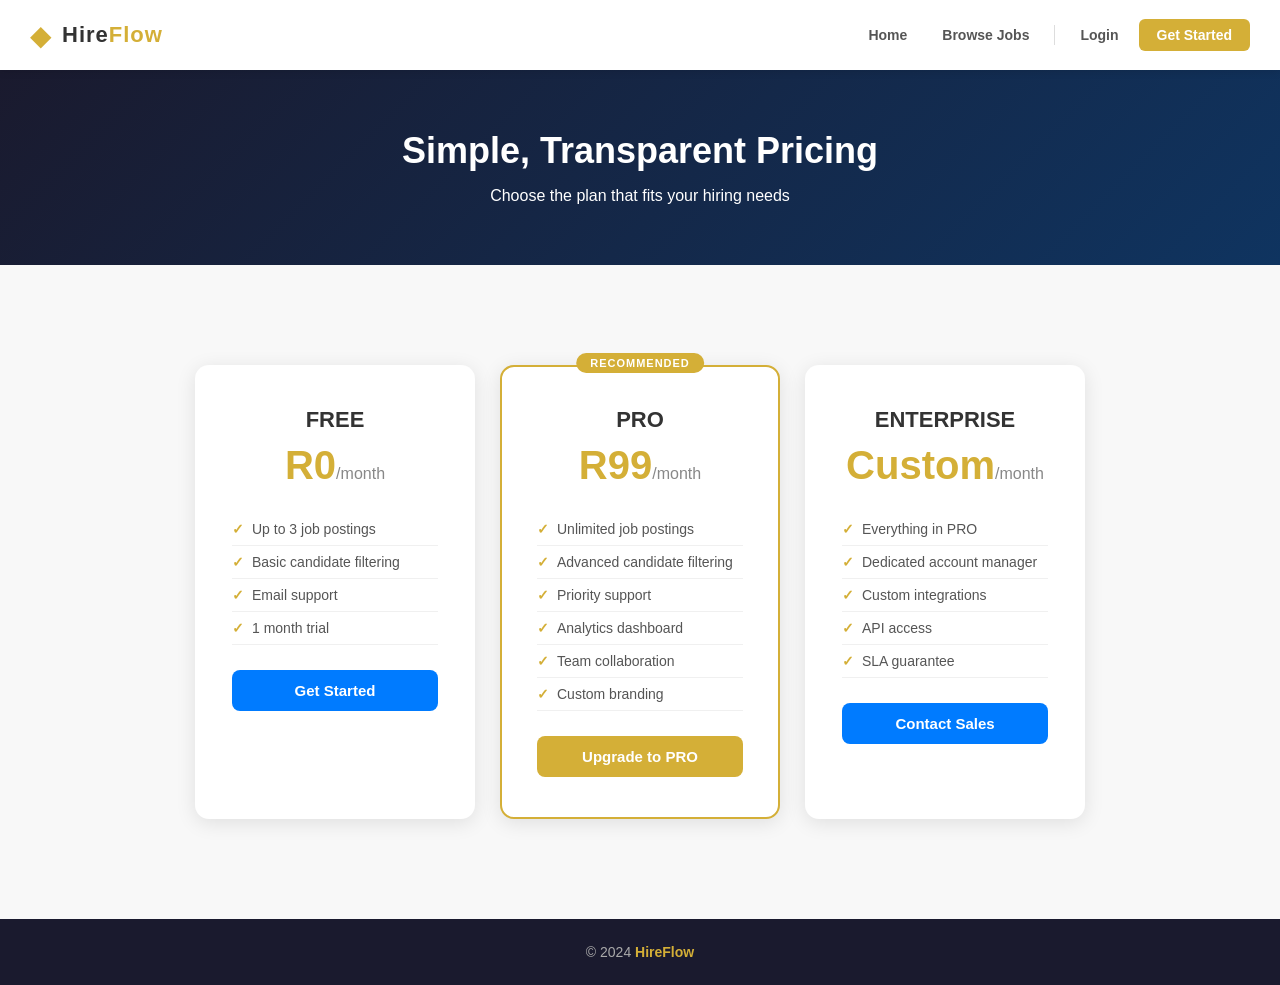
<file: frontend/pages/pricing.html>
<!DOCTYPE html>
<html lang="en">
<head>
    <meta charset="UTF-8">
    <meta name="viewport" content="width=device-width, initial-scale=1.0">
    <title>Pricing - HireFlow</title>
    <link rel="stylesheet" href="../css/style.css">
    <style>
        .pricing-header { padding: 60px 40px; background: linear-gradient(135deg, #1a1a2e, #0f3460); color: #fff; text-align: center; }
        .pricing-header h1 { font-size: 36px; margin-bottom: 15px; }
        .pricing-container { padding: 60px 40px; }
    </style>
</head>
<body>
    <header class="main-header">
        <a href="../index.html" class="navbar-brand">
            <span class="brand-icon">&#9670;</span>
            <span class="brand-name">Hire<span>Flow</span></span>
        </a>
        <nav class="navbar-links">
            <a href="../index.html" class="nav-item">Home</a>
            <a href="jobs.html" class="nav-item">Browse Jobs</a>
            <div class="nav-separator"></div>
            <a href="login.html" class="nav-item">Login</a>
            <a href="register.html" class="nav-item btn-nav-primary">Get Started</a>
        </nav>
    </header>
    <div class="pricing-header">
        <h1>Simple, Transparent Pricing</h1>
        <p>Choose the plan that fits your hiring needs</p>
    </div>
    <div class="pricing-container">
        <div id="alertBox" class="alert"></div>
        <div class="plan-cards">
            <div class="plan-card">
                <div class="plan-name">FREE</div>
                <div class="plan-price">R0<span>/month</span></div>
                <ul class="plan-features">
                    <li>Up to 3 job postings</li>
                    <li>Basic candidate filtering</li>
                    <li>Email support</li>
                    <li>1 month trial</li>
                </ul>
                <button class="btn btn-blue" style="width: 100%;" onclick="selectPlan('FREE')">Get Started</button>
            </div>
            <div class="plan-card featured">
                <div class="plan-name">PRO</div>
                <div class="plan-price">R99<span>/month</span></div>
                <ul class="plan-features">
                    <li>Unlimited job postings</li>
                    <li>Advanced candidate filtering</li>
                    <li>Priority support</li>
                    <li>Analytics dashboard</li>
                    <li>Team collaboration</li>
                    <li>Custom branding</li>
                </ul>
                <button class="btn btn-primary" style="width: 100%;" onclick="selectPlan('PRO')">Upgrade to PRO</button>
            </div>
            <div class="plan-card">
                <div class="plan-name">ENTERPRISE</div>
                <div class="plan-price">Custom<span>/month</span></div>
                <ul class="plan-features">
                    <li>Everything in PRO</li>
                    <li>Dedicated account manager</li>
                    <li>Custom integrations</li>
                    <li>API access</li>
                    <li>SLA guarantee</li>
                </ul>
                <button class="btn btn-blue" style="width: 100%;" onclick="selectPlan('ENTERPRISE')">Contact Sales</button>
            </div>
        </div>
    </div>
    <footer>
        <p>&copy; 2024 <span>HireFlow</span></p>
    </footer>
    <script src="../js/api.js"></script>
    <script>
        async function selectPlan(plan) {
            const user = getSession();
            if (!user) {
                window.location.href = `register.html?role=COMPANY&plan=${plan}`;
                return;
            }
            if (user.role !== 'COMPANY') {
                showAlert('alertBox', 'Only company accounts can manage subscriptions.', 'error');
                return;
            }
            if (plan === 'ENTERPRISE') {
                alert('Please contact our sales team at sales@hireflow.com for Enterprise custom quotes.');
                return;
            }
            if (plan === 'PRO') {
                const confirmUpgrade = confirm('Upgrade to PRO plan for $99/month?');
                if (confirmUpgrade) {
                    try {
                        const result = await upgradeToPro(user.userId);
                        if (result.error) {
                            showAlert('alertBox', result.error, 'error');
                        } else {
                            showAlert('alertBox', 'Successfully upgraded to PRO!', 'success');
                            setTimeout(() => { window.location.href = 'company-dashboard.html'; }, 1500);
                        }
                    } catch (e) {
                        showAlert('alertBox', 'Error connecting to server.', 'error');
                    }
                }
            } else {
                window.location.href = 'company-dashboard.html';
            }
        }
    </script>
</body>
</html>
</file>
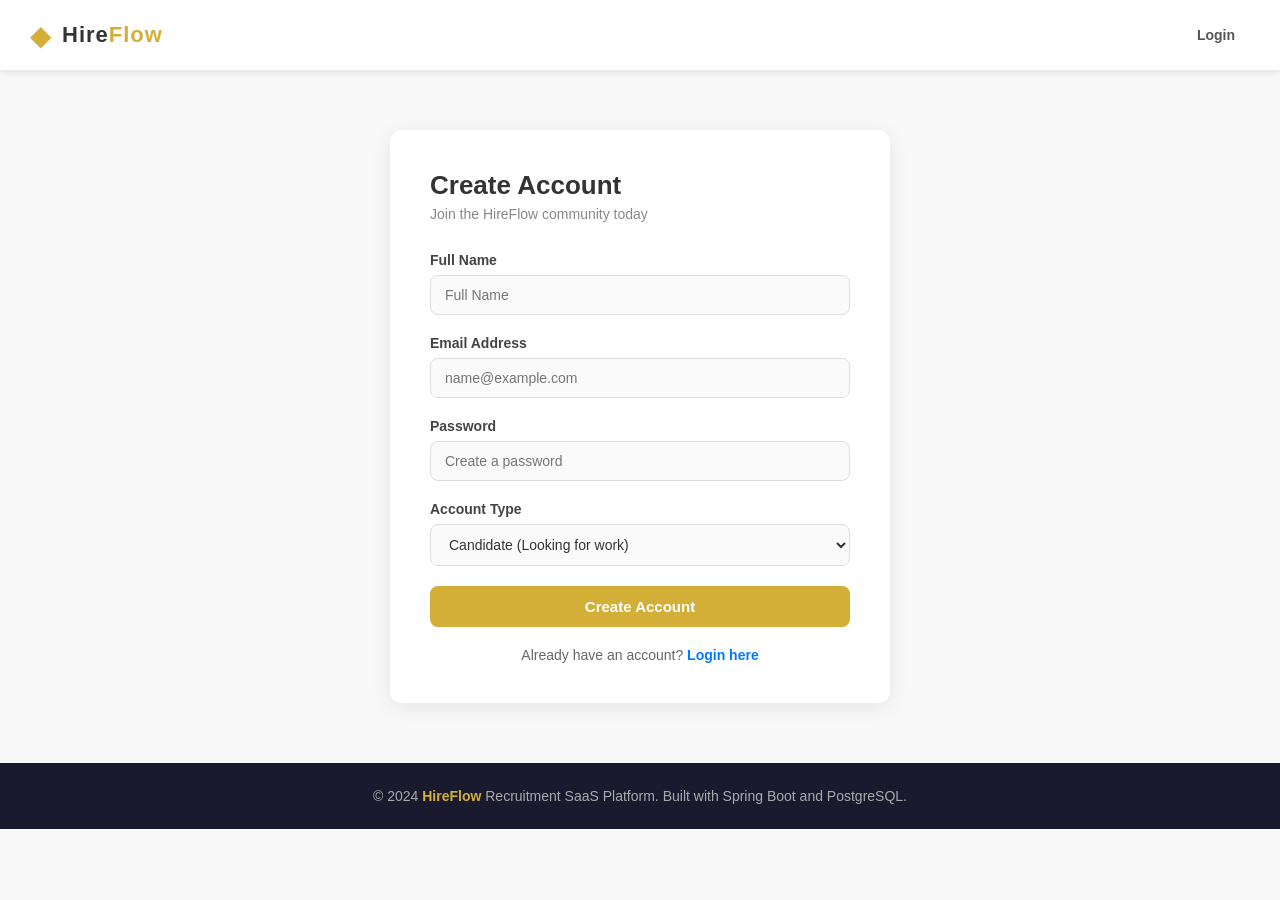
<file: frontend/pages/register.html>
<!DOCTYPE html>
<html lang="en">
<head>
    <meta charset="UTF-8">
    <meta name="viewport" content="width=device-width, initial-scale=1.0">
    <title>Register - HireFlow</title>
    <link rel="stylesheet" href="../css/style.css">
</head>
<body>
    <header class="main-header">
        <a href="../index.html" class="navbar-brand">
            <span class="brand-icon">&#9670;</span>
            <span class="brand-name">Hire<span>Flow</span></span>
        </a>
        <nav class="navbar-links">
            <a href="login.html" class="nav-item">Login</a>
        </nav>
    </header>
    <div style="padding: 60px 20px;">
        <div class="form-container">
            <h2>Create Account</h2>
            <p class="form-subtitle">Join the HireFlow community today</p>
            <div id="alertBox" class="alert"></div>
            <div class="form-group">
                <label for="name">Full Name</label>
                <input type="text" id="name" placeholder="Full Name">
            </div>
            <div class="form-group">
                <label for="email">Email Address</label>
                <input type="email" id="email" placeholder="name@example.com">
            </div>
            <div class="form-group">
                <label for="password">Password</label>
                <input type="password" id="password" placeholder="Create a password">
            </div>
            <div class="form-group">
                <label for="role">Account Type</label>
                <select id="role" onchange="toggleCompanyField()">
                    <option value="CANDIDATE">Candidate (Looking for work)</option>
                    <option value="COMPANY">Company (Hiring talent)</option>
                </select>
            </div>
            <div class="form-group" id="companyField" style="display: none;">
                <label for="companyName">Company Name</label>
                <input type="text" id="companyName" placeholder="Acme Inc.">
            </div>
            <button class="btn btn-primary" style="width: 100%;" onclick="handleRegister()">Create Account</button>
            <div class="form-footer">
                Already have an account? <a href="login.html">Login here</a>
            </div>
        </div>
    </div>
    <footer>
        <p>&copy; 2024 <span>HireFlow</span> Recruitment SaaS Platform. Built with Spring Boot and PostgreSQL.</p>
    </footer>
    <script src="../js/api.js"></script>
    <script>
        const urlParams = new URLSearchParams(window.location.search);
        const preRole = urlParams.get('role');
        if (preRole) {
            document.getElementById('role').value = preRole;
            toggleCompanyField();
        }
        function toggleCompanyField() {
            const role = document.getElementById("role").value;
            document.getElementById("companyField").style.display = role === "COMPANY" ? "block" : "none";
        }
        async function handleRegister() {
            const name = document.getElementById("name").value.trim();
            const email = document.getElementById("email").value.trim();
            const password = document.getElementById("password").value;
            const role = document.getElementById("role").value;
            const companyName = document.getElementById("companyName").value.trim();
            if (!name || !email || !password) {
                showAlert("alertBox", "Please fill in all required fields.", "error");
                return;
            }
            try {
                const result = await registerUser(name, email, password, role, companyName);
                if (result.error) {
                    showAlert("alertBox", result.error, "error");
                } else {
                    showAlert("alertBox", "Account created successfully! Redirecting to login...", "success");
                    setTimeout(() => { window.location.href = "login.html"; }, 2000);
                }
            } catch (error) {
                showAlert("alertBox", "Connection error. Please try again.", "error");
            }
        }
    </script>
</body>
</html>
</file>
<file: frontend/css/style.css>
* {
    margin: 0;
    padding: 0;
    box-sizing: border-box;
}

body {
    font-family: 'Segoe UI', Tahoma, Geneva, Verdana, sans-serif;
    background-color: #f8f8f8;
    color: #333;
}

.main-header {
    background-color: #ffffff;
    display: flex;
    justify-content: space-between;
    align-items: center;
    padding: 0 30px;
    height: 70px;
    box-shadow: 0 2px 8px rgba(0, 0, 0, 0.1);
    position: sticky;
    top: 0;
    z-index: 1000;
}

.navbar-brand {
    display: flex;
    align-items: center;
    gap: 10px;
    text-decoration: none;
}

.navbar-brand .brand-icon {
    font-size: 28px;
    color: #d4af37;
}

.navbar-brand .brand-name {
    font-size: 22px;
    font-weight: 700;
    color: #333;
    letter-spacing: 1px;
}

.navbar-brand .brand-name span {
    color: #d4af37;
}

.navbar-links {
    display: flex;
    align-items: center;
    gap: 5px;
}

.nav-item {
    text-decoration: none;
    color: #555;
    font-size: 14px;
    font-weight: 600;
    padding: 8px 15px;
    border-radius: 6px;
    transition: background-color 0.2s ease, color 0.2s ease;
    white-space: nowrap;
}

.nav-item:hover {
    background-color: #f0f0f0;
    color: #007bff;
}

.nav-item.active {
    color: #007bff;
}

.nav-separator {
    width: 1px;
    height: 20px;
    background-color: #ddd;
    margin: 0 5px;
}

.btn-nav-primary {
    background-color: #d4af37;
    color: #fff !important;
    border-radius: 6px;
    padding: 8px 18px;
    font-weight: 700;
    transition: background-color 0.2s ease, transform 0.1s ease;
}

.btn-nav-primary:hover {
    background-color: #b8962e;
    transform: translateY(-1px);
}

.hero {
    background: linear-gradient(135deg, #1a1a2e 0%, #16213e 50%, #0f3460 100%);
    color: #fff;
    padding: 80px 40px;
    text-align: center;
}

.hero h1 {
    font-size: 48px;
    font-weight: 800;
    margin-bottom: 15px;
    letter-spacing: -1px;
}

.hero h1 span {
    color: #d4af37;
}

.hero p {
    font-size: 18px;
    color: #ccc;
    max-width: 600px;
    margin: 0 auto 35px;
    line-height: 1.7;
}

.hero-buttons {
    display: flex;
    gap: 15px;
    justify-content: center;
    flex-wrap: wrap;
}

.btn {
    display: inline-block;
    padding: 12px 28px;
    border-radius: 8px;
    font-size: 15px;
    font-weight: 600;
    cursor: pointer;
    border: none;
    text-decoration: none;
    transition: all 0.2s ease;
}

.btn-primary {
    background-color: #d4af37;
    color: #fff;
}

.btn-primary:hover {
    background-color: #b8962e;
    transform: translateY(-2px);
    box-shadow: 0 4px 15px rgba(212, 175, 55, 0.4);
}

.btn-secondary {
    background-color: transparent;
    color: #fff;
    border: 2px solid #fff;
}

.btn-secondary:hover {
    background-color: #fff;
    color: #333;
    transform: translateY(-2px);
}

.btn-blue {
    background-color: #007bff;
    color: #fff;
}

.btn-blue:hover {
    background-color: #0056b3;
    transform: translateY(-2px);
}

.btn-danger {
    background-color: #dc3545;
    color: #fff;
}

.btn-danger:hover {
    background-color: #b02a37;
}

.btn-sm {
    padding: 7px 16px;
    font-size: 13px;
}

.section {
    padding: 60px 40px;
}

.section-title {
    font-size: 28px;
    font-weight: 700;
    color: #333;
    margin-bottom: 8px;
}

.section-subtitle {
    font-size: 15px;
    color: #888;
    margin-bottom: 40px;
}

.cards-grid {
    display: flex;
    flex-wrap: wrap;
    gap: 25px;
    justify-content: flex-start;
}

.card {
    background-color: #ffffff;
    border-radius: 12px;
    box-shadow: 0 4px 15px rgba(0, 0, 0, 0.08);
    padding: 28px;
    flex: 1;
    min-width: 280px;
    max-width: 360px;
    display: flex;
    flex-direction: column;
    justify-content: space-between;
    transition: transform 0.3s ease, box-shadow 0.3s ease;
    position: relative;
    overflow: hidden;
}

.card:hover {
    transform: translateY(-5px);
    box-shadow: 0 10px 30px rgba(0, 0, 0, 0.12);
}

.card::after {
    content: "";
    position: absolute;
    left: 0;
    bottom: 0;
    width: 100%;
    height: 4px;
    background-color: #d4af37;
    transform: scaleX(0);
    transform-origin: bottom left;
    transition: transform 0.3s ease-out;
}

.card:hover::after {
    transform: scaleX(1);
}

.card-icon {
    font-size: 40px;
    color: #d4af37;
    margin-bottom: 15px;
}

.card h3 {
    font-size: 20px;
    color: #333;
    margin-bottom: 10px;
    font-weight: 700;
}

.card p {
    font-size: 14px;
    color: #666;
    line-height: 1.6;
    flex-grow: 1;
    margin-bottom: 20px;
}

.card-meta {
    display: flex;
    gap: 10px;
    flex-wrap: wrap;
    margin-bottom: 15px;
}

.badge {
    display: inline-block;
    padding: 4px 10px;
    border-radius: 20px;
    font-size: 12px;
    font-weight: 600;
}

.badge-gold {
    background-color: #fff8e1;
    color: #b8962e;
}

.badge-blue {
    background-color: #e3f2fd;
    color: #1565c0;
}

.badge-green {
    background-color: #e8f5e9;
    color: #2e7d32;
}

.badge-red {
    background-color: #ffebee;
    color: #c62828;
}

.badge-grey {
    background-color: #f5f5f5;
    color: #555;
}

.card-link {
    display: inline-block;
    text-decoration: none;
    color: #007bff;
    font-weight: 600;
    font-size: 14px;
    transition: color 0.2s ease;
}

.card-link:hover {
    color: #0056b3;
}

.stats-row {
    display: flex;
    flex-wrap: wrap;
    gap: 20px;
    margin-bottom: 40px;
}

.stat-card {
    background-color: #fff;
    border-radius: 12px;
    padding: 25px 30px;
    flex: 1;
    min-width: 180px;
    box-shadow: 0 4px 15px rgba(0, 0, 0, 0.07);
    text-align: center;
    border-top: 4px solid #d4af37;
}

.stat-card .stat-number {
    font-size: 36px;
    font-weight: 800;
    color: #333;
}

.stat-card .stat-label {
    font-size: 13px;
    color: #888;
    margin-top: 5px;
    text-transform: uppercase;
    letter-spacing: 0.5px;
}

.form-container {
    background-color: #fff;
    border-radius: 12px;
    box-shadow: 0 4px 20px rgba(0, 0, 0, 0.08);
    padding: 40px;
    max-width: 500px;
    margin: 0 auto;
}

.form-container h2 {
    font-size: 26px;
    font-weight: 700;
    margin-bottom: 5px;
    color: #333;
}

.form-container .form-subtitle {
    color: #888;
    font-size: 14px;
    margin-bottom: 30px;
}

.form-group {
    margin-bottom: 20px;
}

.form-group label {
    display: block;
    font-size: 14px;
    font-weight: 600;
    color: #444;
    margin-bottom: 7px;
}

.form-group input,
.form-group select,
.form-group textarea {
    width: 100%;
    padding: 11px 14px;
    border: 1.5px solid #ddd;
    border-radius: 8px;
    font-size: 14px;
    font-family: inherit;
    color: #333;
    background-color: #fafafa;
    transition: border-color 0.2s ease, box-shadow 0.2s ease;
    outline: none;
}

.form-group input:focus,
.form-group select:focus,
.form-group textarea:focus {
    border-color: #d4af37;
    box-shadow: 0 0 0 3px rgba(212, 175, 55, 0.15);
    background-color: #fff;
}

.form-group textarea {
    resize: vertical;
    min-height: 100px;
}

.form-footer {
    text-align: center;
    margin-top: 20px;
    font-size: 14px;
    color: #666;
}

.form-footer a {
    color: #007bff;
    text-decoration: none;
    font-weight: 600;
}

.form-footer a:hover {
    text-decoration: underline;
}

.table-container {
    background-color: #fff;
    border-radius: 12px;
    box-shadow: 0 4px 15px rgba(0, 0, 0, 0.07);
    overflow: hidden;
}

table {
    width: 100%;
    border-collapse: collapse;
}

table thead {
    background-color: #1a1a2e;
    color: #fff;
}

table thead th {
    padding: 14px 18px;
    text-align: left;
    font-size: 13px;
    font-weight: 600;
    text-transform: uppercase;
    letter-spacing: 0.5px;
}

table tbody tr {
    border-bottom: 1px solid #f0f0f0;
    transition: background-color 0.15s ease;
}

table tbody tr:hover {
    background-color: #fafafa;
}

table tbody td {
    padding: 14px 18px;
    font-size: 14px;
    color: #444;
}

.status-applied    { color: #1565c0; font-weight: 600; }
.status-shortlisted { color: #b8962e; font-weight: 600; }
.status-interview  { color: #6a1b9a; font-weight: 600; }
.status-hired      { color: #2e7d32; font-weight: 600; }
.status-rejected   { color: #c62828; font-weight: 600; }

.alert {
    padding: 14px 18px;
    border-radius: 8px;
    font-size: 14px;
    margin-bottom: 20px;
    display: none;
}

.alert-success {
    background-color: #e8f5e9;
    color: #2e7d32;
    border-left: 4px solid #4caf50;
}

.alert-error {
    background-color: #ffebee;
    color: #c62828;
    border-left: 4px solid #f44336;
}

.alert.show {
    display: block;
}

.dashboard-layout {
    display: flex;
    min-height: calc(100vh - 70px);
}

.sidebar {
    width: 240px;
    background-color: #1a1a2e;
    padding: 30px 0;
    flex-shrink: 0;
}

.sidebar-menu {
    list-style: none;
}

.sidebar-menu li a {
    display: flex;
    align-items: center;
    gap: 12px;
    padding: 13px 25px;
    color: #aaa;
    text-decoration: none;
    font-size: 14px;
    font-weight: 500;
    transition: background-color 0.2s ease, color 0.2s ease;
}

.sidebar-menu li a:hover,
.sidebar-menu li a.active {
    background-color: rgba(212, 175, 55, 0.15);
    color: #d4af37;
}

.sidebar-menu li a .menu-icon {
    font-size: 18px;
    width: 22px;
    text-align: center;
}

.sidebar-divider {
    height: 1px;
    background-color: rgba(255,255,255,0.08);
    margin: 15px 20px;
}

.main-content {
    flex: 1;
    padding: 40px;
    overflow-y: auto;
}

.plan-cards {
    display: flex;
    gap: 25px;
    flex-wrap: wrap;
    justify-content: center;
    padding: 40px;
}

.plan-card {
    background-color: #fff;
    border-radius: 14px;
    box-shadow: 0 4px 20px rgba(0,0,0,0.1);
    padding: 40px 35px;
    text-align: center;
    width: 280px;
    transition: transform 0.3s ease;
    border: 2px solid transparent;
}

.plan-card:hover {
    transform: translateY(-6px);
}

.plan-card.featured {
    border-color: #d4af37;
    position: relative;
}

.plan-card.featured::before {
    content: "RECOMMENDED";
    position: absolute;
    top: -14px;
    left: 50%;
    transform: translateX(-50%);
    background-color: #d4af37;
    color: #fff;
    font-size: 11px;
    font-weight: 700;
    padding: 4px 14px;
    border-radius: 20px;
    letter-spacing: 1px;
}

.plan-card .plan-name {
    font-size: 22px;
    font-weight: 800;
    color: #333;
    margin-bottom: 10px;
}

.plan-card .plan-price {
    font-size: 40px;
    font-weight: 800;
    color: #d4af37;
    margin-bottom: 5px;
}

.plan-card .plan-price span {
    font-size: 16px;
    color: #888;
    font-weight: 400;
}

.plan-card .plan-features {
    list-style: none;
    margin: 25px 0;
    text-align: left;
}

.plan-card .plan-features li {
    padding: 8px 0;
    font-size: 14px;
    color: #555;
    border-bottom: 1px solid #f0f0f0;
    display: flex;
    align-items: center;
    gap: 8px;
}

.plan-card .plan-features li::before {
    content: "✓";
    color: #d4af37;
    font-weight: 700;
}

footer {
    background-color: #1a1a2e;
    color: #aaa;
    text-align: center;
    padding: 25px;
    font-size: 14px;
}

footer span {
    color: #d4af37;
    font-weight: 600;
}

@media (max-width: 768px) {
    .main-header {
        flex-direction: column;
        height: auto;
        padding: 15px;
        gap: 10px;
    }

    .hero h1 {
        font-size: 32px;
    }

    .section {
        padding: 40px 20px;
    }

    .cards-grid {
        flex-direction: column;
        align-items: center;
    }

    .card {
        max-width: 100%;
    }

    .dashboard-layout {
        flex-direction: column;
    }

    .sidebar {
        width: 100%;
        padding: 15px 0;
    }

    .main-content {
        padding: 20px;
    }

    .stats-row {
        flex-direction: column;
    }
}
</file>
